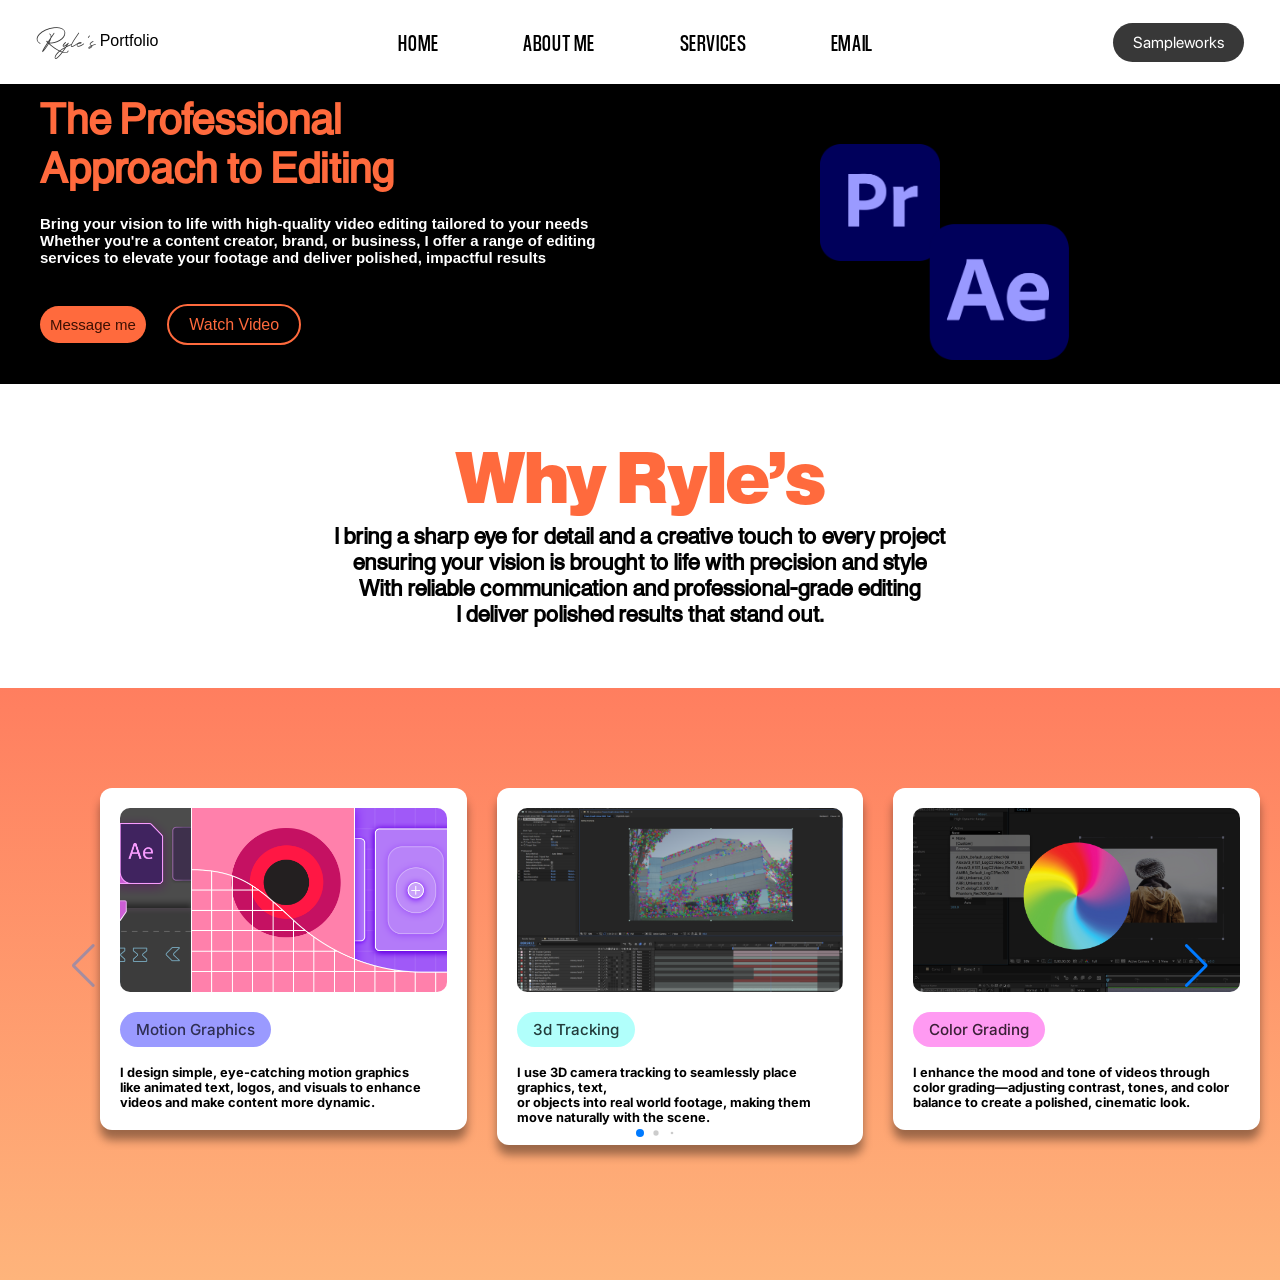
<file: SERVICES.html>
<!DOCTYPE html>
<html lang="en">
<head>
    <title>Ryle's Portfolio</title>
    <meta name="viewport" content="width=device-width, initial-scale=1.0">
    <meta charset="UTF-8">
    <link rel="icon" type="image/png" href="IMAGES/favicons.png" sizes="192x192">
    <!--  font link -->
    <link rel="preconnect" href="https://fonts.googleapis.com">
    <link rel="preconnect" href="https://fonts.gstatic.com" crossorigin>
    <link href="https://fonts.googleapis.com/css2?family=Inter:opsz,wght@14..32,100..900&family=Raleway:ital,wght@0,100..900;1,100..900&display=swap" rel="stylesheet">
    <!--  Swiper Link -->
    <link rel="stylesheet" href="https://cdn.jsdelivr.net/npm/swiper@11/swiper-bundle.min.css"/>    
    <link rel="stylesheet" href="SERVICES.css">
    <link rel="stylesheet" href="servicesmedia.css">
</head>
<body>
    <header>
        <p><span class="name-holder">Ryle&#39;s</span>  Portfolio</p>
        <nav class="navbar">
            <a href="index.html">home</a>
            <a href="ABOUTME.html">about&nbspme</a>
            <a href="SERVICES.html">services</a>
            <a href="mailto:devascreamyt@gmail.com">email</a>
        </nav>
        <a href="MAIN PAGE.html" class="cta-button">Sampleworks</a>
    </header>

    <div class="section-container">
        <section class="content-1">
            <h1>The Professional<br>Approach to Editing</h1>
            <h3>Bring your vision to life with high-quality video editing tailored to your needs<br> 
            Whether you're a content creator, brand, or business, I offer a range of editing<br>
            services to elevate your footage and deliver polished, impactful results</h3>
            <a href="mailto:devascreamyt@gmail.com" class="ms-me">Message me</a>
            <a href="#" class="wat-vid">Watch Video</a>
        </section>

        <section class="content-2">
            <img src="IMAGES/PRLOGO.png" class="pr">
            <img src="IMAGES/AELOGO.png" class="ae">
        </section>
    </div>

    <div class="INFO">
        <div class="intro-text">
            <h1>Why Ryle's</h1>
            <h2>I bring a sharp eye for detail and a creative touch to every project<br> 
                ensuring your vision is brought to life with precision and style<br>
                With reliable communication and professional-grade editing<br>
                I deliver polished results that stand out.</h2>
        </div>
    </div>

    <div class="card-container swiper">
        <div class="card-wrapper">
            <ul class="card-list swiper-wrapper">
                <li class="card-item swiper-slide">
                    <div class="card-link">
                        <img src="IMAGES/SERVICES_IMAGES/motion graphics.png" 
                        alt="Motion Graphics" class="card-image">
                        <p class="role motiongraphics">Motion Graphics</p>
                        <h2 class="card-title">I design simple, eye-catching motion graphics<br>
                            like animated text, logos, and visuals to enhance<br> 
                            videos and make content more dynamic.</h2>
                    </div>
                </li>

                <li class="card-item swiper-slide">
                    <div class="card-link">
                        <img src="IMAGES/SERVICES_IMAGES/3d tracking.png" 
                        alt="3d Tracking" class="card-image">
                        <p class="role dtracking">3d Tracking</p>
                        <h2 class="card-title">I use 3D camera tracking to seamlessly place graphics, text,<br>
                             or objects into real world footage, making them<br>
                              move naturally with the scene.</h2>
                    </div>
                </li>

                <li class="card-item swiper-slide">
                    <div class="card-link">
                        <img src="IMAGES/SERVICES_IMAGES/color-grading.jpg" 
                        alt="Color Grading" class="card-image">
                        <p class="role colorgrading">Color Grading</p>
                        <h2 class="card-title">I enhance the mood and tone of videos through<br> 
                            color grading—adjusting contrast, tones, and color<br> 
                            balance to create a polished, cinematic look.</h2>
                    </div>
                </li>

                <li class="card-item swiper-slide">
                    <div class="card-link">
                        <img src="IMAGES/SERVICES_IMAGES/cut.png" 
                        alt="Cut" class="card-image">
                        <p class="role cut">Cut</p>
                        <h2 class="card-title">I trim and arrange footage to create smooth,<br>
                            engaging edits—focusing on pacing, flow,<br> 
                            and storytelling clarity.</h2>
                    </div>
                </li>
                
                <li class="card-item swiper-slide">
                    <div class="card-link">
                        <img src="IMAGES/SERVICES_IMAGES/keyframes.png" 
                        alt="Keyframes" class="card-image">
                        <p class="role keyframes">Keyframes</p>
                        <h2 class="card-title">I use keyframes to animate motion, effects, and transitions<br>
                             bringing elements to life with precise control<br>
                              over timing and movement.</h2>
                    </div>
                </li>

                <li class="card-item swiper-slide">
                    <div class="card-link">
                        <img src="IMAGES/SERVICES_IMAGES/sound effects.png" 
                        alt="Sound Effects" class="card-image">
                        <p class="role soundeffects">Sound Effects</p>
                        <h2 class="card-title">I add and sync sound effects to enhance visuals<br>
                            creating more immersive and impactful<br>
                            video experiences.</h2>
                    </div>
                </li>
                
                <li class="card-item swiper-slide">
                    <div class="card-link">
                        <img src="IMAGES/SERVICES_IMAGES/ui-animation.jpg" 
                        alt="Ui-animation" class="card-image">
                        <p class="role uianimation">Ui-animation</p>
                        <h2 class="card-title">I create smooth, user-friendly interface animations<br>
                            that improve interaction flow and make digital<br> 
                            experiences feel more responsive and engaging.</h2>
                    </div>
                </li>

                <li class="card-item swiper-slide">
                    <div class="card-link">
                        <img src="IMAGES/SERVICES_IMAGES/captions.png" 
                        alt="Captioning" class="card-image">
                        <p class="role captions">Captioning</p>
                        <h2 class="card-title">I add accurate and well timed captions to videos,<br> 
                            improving accessibility, clarity, and viewer<br> 
                            engagement across platforms.</h2>
                    </div>
                </li>

                <li class="card-item swiper-slide">
                    <div class="card-link">
                        <img src="IMAGES/SERVICES_IMAGES/transitions.jpg" 
                        alt="Transitions" class="card-image">
                        <p class="role transition">Transitions</p>
                        <h2 class="card-title">I apply smooth and creative transitions to maintain flow<br> 
                            between scenes, enhancing the visual rhythm and<br>
                             storytelling of each video.</h2>
                    </div>
                </li>
            </ul>
            <div class="swiper-pagination"></div>
            <div class="swiper-button-prev"></div>
            <div class="swiper-button-next"></div>
        </div>
    </div>
    <script src="https://cdn.jsdelivr.net/npm/swiper@11/swiper-bundle.min.js"></script>
    <script src="services-script.js"></script>
</body>
</html>
</file>
<file: SERVICES.css>
@import url('https://fonts.googleapis.com/css2?family=Inter:opsz,wght@14..32,100..900&family=Raleway:ital,wght@0,100..900;1,100..900&display=swap');


@font-face {
    font-family: 'coolvetica';
    font-style: normal;
    src: url(FONTS/FONT/coolvetica\ condensed\ rg.otf)
}
@font-face {
    font-family: 'sfpro';
    src: url(FONTS/FONT/SFPRODISPLAYREGULAR.OTF);
}

@font-face {
    font-family: 'hdcolton';
    src: url(FONTS/FONT/HDColton-CompLight.otf);
}

@font-face {
    font-family: 'helvetica';
    src: url(FONTS/FONT/HelveticaNeueRoman.otf);
}

@font-face {
    font-family: 'brothersignature';
    src: url(FONTS/FONT/BrotherSignature-7BWnK.otf);
}

@font-face {
    font-family: 'normaltext';
    src: url(FONTS/FONT/SpotifyMix-Bold.ttf)
}

@font-face {
    font-family: 'titletext';
    src: url(FONTS/FONT/MangoGrotesque-SemiBold.otf)
}

@font-face {
    font-family: 'EuropaBold';
    src: url(FONTS/FONT/EuropaGroteskSH-Bol.otf);
}

@font-face {
    font-family: 'EuropaRegular';
    src: url(FONTS/FONT/EuropaGroteskSH-Reg.otf);
}

html {
    scroll-behavior: smooth;
}

* { 
    margin: 0;
    max-width: 100%;
    box-sizing: border-box;
}

body {
    height: 100%;
    position: relative;
    touch-action: auto;
    font-family: Arial, sans-serif;
    background-color: #000000;
    color: #333;
}

/* Header */
header {
    position: sticky;
    top: 0;
    z-index: 1000;
    background-color: #ffffff;
    display: flex;
    justify-content: center;
    align-items: center;
    padding: 20px;
}

header p {
    position: relative;
    right: 200px;
    color: #000000;

}

.name-holder {
    font-family: 'brothersignature';
    color: rgb(56, 56, 56);
    font-size: 26px;
}

.navbar a {
    color: #000000;
    letter-spacing: 0.6px;
    font-family: 'coolvetica';
    font-size: 1.5em;
    text-transform: uppercase;
    margin: 0 30px;
    text-decoration: none;
    background-color: #ffffff;
    padding: 10px;
    border-radius: 50px;
    transition: all 0.3s ease-in-out;
    cursor: pointer;
    position: relative;
}

.navbar a:hover {
    padding: 10px;
    border-radius: 50px;
}

.navbar a::after {
    content: "";
    position: absolute;
    left: 50%;
    bottom: 5px;
    width: 3px;
    height: 3px;
    background-color: black;
    border-radius: 50%;
    opacity: 0;
    transition: opacity 0.3s ease-in-out, transform 0.3s ease-in-out;
    transform: translateX(-50%) scale(0);
}

.navbar a:hover::after {
    opacity: 1;
    transform: translateX(-50%) scale(1);
}

.cta-button {
    position: relative;
    left: 200px;
    font-family: 'sfpro';
    background-color:#383838;
    color: #ffffff;
    padding: 10px 20px;
    border-radius: 50px;
    text-decoration: none;
    cursor: pointer;
    transition: 0.2s ease-in-out;
}

.cta-button:hover{
    background-color:#00005b;
    color: #9a9aff;
}

.section-container {
    width: 100%;               
    max-width: 1200px;        
    margin: 0 auto;           
}

.content-1 {
    display: inline-block;
    position: relative;
}

.content-1 h1 {
    font-size: 45px;
    color: #ff6a3d;
    font-family: 'EuropaRegular';
    letter-spacing: 2px;
}

.content-1 h3 {
    margin-top: 20px;
    font-size: 15px;
    font-family: 'Segoe UI', Tahoma, Geneva, Verdana, sans-serif;
    color: white;
}

.ms-me {
    position: relative;
    color: #3d1003;
    font-size: 15px;
    text-decoration: none;
    background-color: #ff6a3d;
    border-radius: 30px;
    padding: 10px;
    top: 50px;
}

.wat-vid {
    position: relative;
    padding: 10px 20px;
    font-size: 16px;
    color: #ff6a3d;
    background-color: transparent;
    border: 2px solid #ff6a3d;
    border-radius: 30px;
    text-decoration: none;
    top: 50px;
    left: 17px;
}

.content-2 {
    display: inline-block;
    position: relative;
    width: 20%;
    margin: 60px;
    margin-left: 220px;
    margin-bottom: 100px;
}

.pr {
    width: 50%;
    position: absolute;
}

.ae {
    width: 90%;
    position: relative;
    left: 70px;
    top: 80px;
}

.INFO {
    align-items: center;
    justify-items: center;
    padding-top: 60px;
    padding-bottom: 60px;
    background-color: white;
}

.intro-text h1 {
    font-family: 'EuropaBold';
    font-size: 76px;
    text-align: center;
    color: #ff6a3d;
}

.intro-text h2 {
    font-family: 'EuropaRegular';
    text-align: center;
    color: #000000;
    letter-spacing: 1px;
}

.card-container {
    background: linear-gradient(to bottom, #ff7e5f, #feb47b);
    padding-top: 100px;
    padding-bottom: 100px;
}

.card-wrapper {
    margin: 0 60px 35px;
    position: relative;
}

.card-list .card-item{
    list-style: none;
}

.card-list .card-item .card-link {
    position: relative;
    justify-content: center;
    user-select: none;
    display: block;
    width: 500px;
    background: #ffffff;
    padding: 18px;
    border-radius: 12px;
    text-decoration: none;
    box-shadow:  0 10px 10px rgba(0, 0, 0, 0.39);
    border: 2px solid transparent;
    transition: 0.2s ease;
}

.card-list .card-item .card-link:hover {
    border-color: #ff6a3d;
}

.card-list .card-link .card-image {
    width: 100%;
    aspect-ratio: 16/9;
    object-fit: cover;
    border-radius: 10px;
}

.card-list .card-link .role {
    font-family: "Inter", sans-serif;
    color: #000000;
    background: #ffd6c9;
    margin: 16px 0 18px;
    font-weight: 500;
    font-size: 0.95rem;
    padding: 8px 16px;
    width: fit-content;
    border-radius: 50px;
}

.card-list .card-link .role.motiongraphics {
    color: #2e2e52;
    background: #9a9aff;
}

.card-list .card-link .role.dtracking {
    color: #223b3a;
    background: #b1fffb;
}

.card-list .card-link .role.colorgrading {
    color: #3a1f36;
    background: #ff9af2;
}

.card-list .card-link .role.cut {
    color: #3f2525;
    background: #ff9a9a;
}

.card-list .card-link .role.keyframes {
    color: #2b2342;
    background: #b59aff;
}

.card-list .card-link .role.soundeffects {
    color: #8adf1b;
    background: #2b4d00;
}

.card-list .card-link .role.uianimation {
    color: #27facc;
    background: #058a6d;
}

.card-list .card-link .role.captions {
    color: #ffffff;
    background: #8116be;
}

.card-list .card-link .role.transition {
    color: #ffffff;
    background: #657a03;
}

.card-list .card-link .card-title {
    text-align: left;
    font-family: "Inter", sans-serif;
    font-size: 0.8rem;
    color: #000000;
    
}

.swiper {
    width: 100%;
    height: 100%;
}
</file>
<file: servicesmedia.css>
@media (max-width: 768px) {

    header {
        flex-direction: column;
        position: sticky;
        top: 0;
        z-index: 1000;
        background-color: #ffffff;
        display: flex;
        justify-content: center;
        align-items: center;
        padding: 20px;
    }

    header p, .name-holder {
        display: inline-block;
        left: 0;
        display: inline-block;
        font-size: 20px;
        display: none;
    }
     
    .navbar {
        display: flex;
        justify-content: center;
        text-decoration: none;
    }

    .navbar a {
        display: flex;
        padding: 10px;
        width: 100%;
        text-align: center;
        font-size: 25px;
        margin: 7px;
    }

    .cta-button {
        display: block;
        text-align: center;
        margin: 0px;
        left: 0;
    }

    .section-container {
        padding: 0 20px;
    }

    .content-1 {
        display: block;
        text-align: center;
    }

    .content-1 h1 {
        margin-top: 50px;
        font-size: 28px;
    }

    .content-1 h3 {
        font-size: 55%;
        margin-top: 15px;
        text-align: center;
    }

    .ms-me, .wat-vid {
        display: inline-block;
        position: static;
        margin: 20px auto 0;
        width: fit-content;
        margin-bottom: 40px;
    }

    .content-2 {
        display: none;
        width: 100%;
        margin: 40px auto 0;
        text-align: center;
    }

    .pr {
        width: 70%;
        position: static;
        margin: 0 auto;
    }

    .ae {
        width: 70%;
        position: static;
        margin: 30px auto 0;
        left: 0;
        top: 0;
    }

    .intro-text {
        position: relative;
        padding-left: 1%;
    }

    .intro-text h1 {
        font-size: 60px;
        display: flex;
    }

    .intro-text h2 {
        font-size: 70%;
        text-align: left;
    }

    .card-wrapper {
        margin: 0 15px 30px;
    }

    .card-list .card-item .card-link {
        width: 82.5%;
        padding: 15px;
    }

    .card-list .card-link .card-title {
        font-size: 1rem;
    }

    .card-list .card-link .role {
        font-size: 0.85rem;
        padding: 6px 12px;
    }

}
</file>
